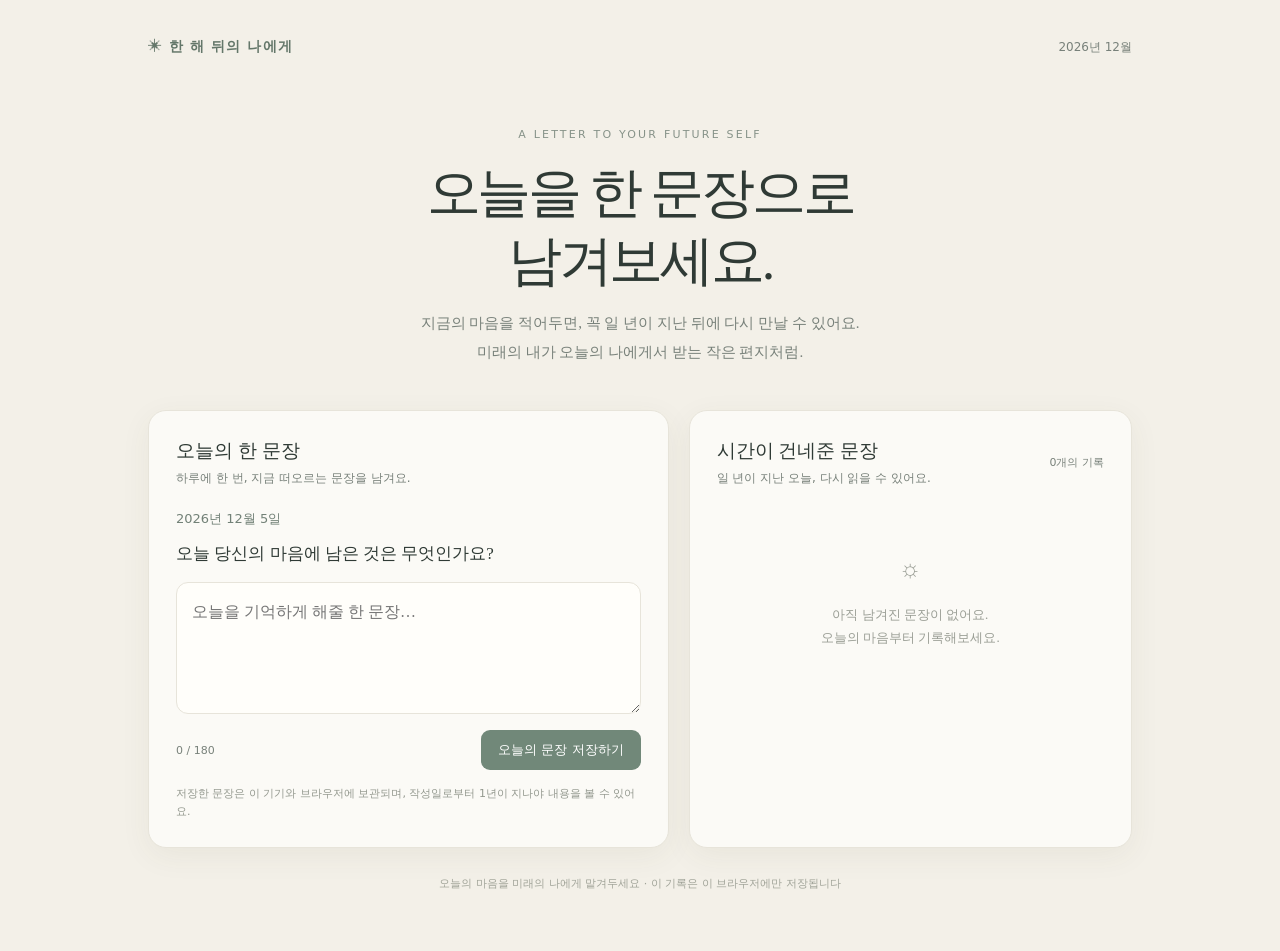
<file: index.html>
<!doctype html>
<html lang="ko"><head><meta charset="utf-8"><meta name="viewport" content="width=device-width,initial-scale=1"><meta name="theme-color" content="#f5f2ea"><title>한 해 뒤의 나에게</title><style>
:root{color-scheme:light;--ink:#2f3a35;--muted:#78817a;--paper:#fbfaf6;--green:#718879;--line:#e7e4da}*{box-sizing:border-box}body{margin:0;background:#f3f0e8;color:var(--ink);font-family:ui-serif,"Noto Serif KR",serif;min-height:100vh}.shell{max-width:1040px;margin:auto;padding:38px 28px 60px}.top{display:flex;align-items:center;justify-content:space-between}.brand{font-size:14px;letter-spacing:.12em;color:#64776a}.brand b{font-weight:600}.year{font:12px system-ui;color:var(--muted)}header{margin:72px auto 44px;max-width:650px;text-align:center}header .eyebrow{font:11px system-ui;letter-spacing:.2em;color:#879389}h1{font-size:clamp(34px,6vw,54px);font-weight:500;letter-spacing:-.06em;line-height:1.26;margin:18px 0 14px}header p{color:var(--muted);font-size:15px;line-height:1.9;margin:0}.layout{display:grid;grid-template-columns:1.08fr .92fr;gap:20px}.card{background:var(--paper);border:1px solid var(--line);border-radius:18px;padding:27px;box-shadow:0 8px 30px #484a3710}.card h2{font-size:19px;font-weight:500;margin:0 0 6px}.sub{font:12px system-ui;color:var(--muted);margin:0 0 23px}.date{font:13px system-ui;color:#728177;margin:0 0 12px}.prompt{font-size:17px;line-height:1.65;margin:0 0 14px}.field{width:100%;min-height:132px;resize:vertical;background:#fffefa;border:1px solid var(--line);border-radius:12px;padding:15px;font:16px/1.8 ui-serif,"Noto Serif KR",serif;color:var(--ink);outline:none}.field:focus{border-color:#9aac9d;box-shadow:0 0 0 3px #7188791c}.row{display:flex;align-items:center;justify-content:space-between;margin-top:12px;font:11px system-ui;color:var(--muted)}button{border:0;border-radius:9px;background:#718879;color:#fff;padding:11px 17px;font:13px system-ui;cursor:pointer}button:hover{background:#5c7062}button:disabled{opacity:.42;cursor:not-allowed}.note{font:11px/1.6 system-ui;color:#93988e;margin:15px 0 0}.list-head{display:flex;align-items:center;justify-content:space-between}.count{font:11px system-ui;color:var(--muted)}.entries{display:grid;gap:10px;margin-top:19px}.entry{border:1px solid var(--line);background:#fffefa;border-radius:12px;padding:15px}.entrytop{display:flex;justify-content:space-between;align-items:center;font:11px system-ui;color:var(--muted);margin-bottom:10px}.lock{color:#8b907c}.entrytext{font-size:14px;line-height:1.75;white-space:pre-wrap}.entry.locked .entrytext{color:#9c9e95;filter:blur(4px);user-select:none}.empty{text-align:center;padding:40px 10px;color:#9a9e95;font-size:13px;line-height:1.8}.empty span{display:block;font-size:25px;margin-bottom:12px}.foot{text-align:center;font:11px system-ui;color:#a0a398;margin:28px 0 0}@media(max-width:720px){.shell{padding:25px 17px 44px}header{margin:58px auto 35px}.layout{grid-template-columns:1fr}.card{padding:22px}}
</style></head><body><main class="shell"><div class="top"><div class="brand">✳ <b>한 해 뒤의 나에게</b></div><div class="year" id="today"></div></div><header><div class="eyebrow">A LETTER TO YOUR FUTURE SELF</div><h1>오늘을 한 문장으로<br>남겨보세요.</h1><p>지금의 마음을 적어두면, 꼭 일 년이 지난 뒤에 다시 만날 수 있어요.<br>미래의 내가 오늘의 나에게서 받는 작은 편지처럼.</p></header><section class="layout"><article class="card"><h2>오늘의 한 문장</h2><p class="sub">하루에 한 번, 지금 떠오르는 문장을 남겨요.</p><div class="date" id="entryDate"></div><p class="prompt">오늘 당신의 마음에 남은 것은 무엇인가요?</p><textarea id="sentence" class="field" maxlength="180" placeholder="오늘을 기억하게 해줄 한 문장…"></textarea><div class="row"><span id="chars">0 / 180</span><button id="save">오늘의 문장 저장하기</button></div><p class="note">저장한 문장은 이 기기와 브라우저에 보관되며, 작성일로부터 1년이 지나야 내용을 볼 수 있어요.</p></article><article class="card"><div class="list-head"><div><h2>시간이 건네준 문장</h2><p class="sub" style="margin:6px 0 0">일 년이 지난 오늘, 다시 읽을 수 있어요.</p></div><div class="count" id="count"></div></div><div class="entries" id="entries"></div></article></section><p class="foot">오늘의 마음을 미래의 나에게 맡겨두세요 · 이 기록은 이 브라우저에만 저장됩니다</p></main><script>
const KEY='one-year-diary-v1';const $=id=>document.getElementById(id);const todayISO=()=>{const d=new Date();return [d.getFullYear(),String(d.getMonth()+1).padStart(2,'0'),String(d.getDate()).padStart(2,'0')].join('-')};const fmt=s=>new Intl.DateTimeFormat('ko-KR',{dateStyle:'long'}).format(new Date(s+'T12:00:00'));const read=()=>{try{return JSON.parse(localStorage.getItem(KEY)||'[]')}catch{return []}};let day=todayISO();$('today').textContent=new Intl.DateTimeFormat('ko-KR',{year:'numeric',month:'long'}).format(new Date());$('entryDate').textContent=fmt(day);const saved=read().find(x=>x.date===day);if(saved){$('sentence').value=saved.text;$('sentence').disabled=true;$('save').textContent='오늘의 문장을 남겼어요';$('save').disabled=true}$('chars').textContent=`${$('sentence').value.length} / 180`;$('sentence').addEventListener('input',()=>$('chars').textContent=`${$('sentence').value.length} / 180`);$('save').addEventListener('click',()=>{const text=$('sentence').value.trim();if(!text){$('sentence').focus();return}const all=read();if(all.some(x=>x.date===day))return;all.push({date:day,text});localStorage.setItem(KEY,JSON.stringify(all));$('sentence').disabled=true;$('save').textContent='오늘의 문장을 남겼어요';$('save').disabled=true;render()});function render(){const all=read().sort((a,b)=>b.date.localeCompare(a.date));$('count').textContent=`${all.length}개의 기록`;$('entries').innerHTML='';if(!all.length){$('entries').innerHTML='<div class="empty"><span>☼</span>아직 남겨진 문장이 없어요.<br>오늘의 마음부터 기록해보세요.</div>';return}for(const item of all){const unlock=new Date(item.date+'T12:00:00');unlock.setFullYear(unlock.getFullYear()+1);const open=Date.now()>=unlock.getTime();const box=document.createElement('div');box.className='entry'+(open?'':' locked');const top=document.createElement('div');top.className='entrytop';const date=document.createElement('span');date.textContent=fmt(item.date);const status=document.createElement('span');status.className=open?'':'lock';status.textContent=open?'다시 만난 오늘':`🔒 ${fmt(unlock.toISOString().slice(0,10))}에 열려요`;const body=document.createElement('div');body.className='entrytext';body.textContent=item.text;top.append(date,status);box.append(top,body);$('entries').append(box)}}render();
</script></body></html>
</file>
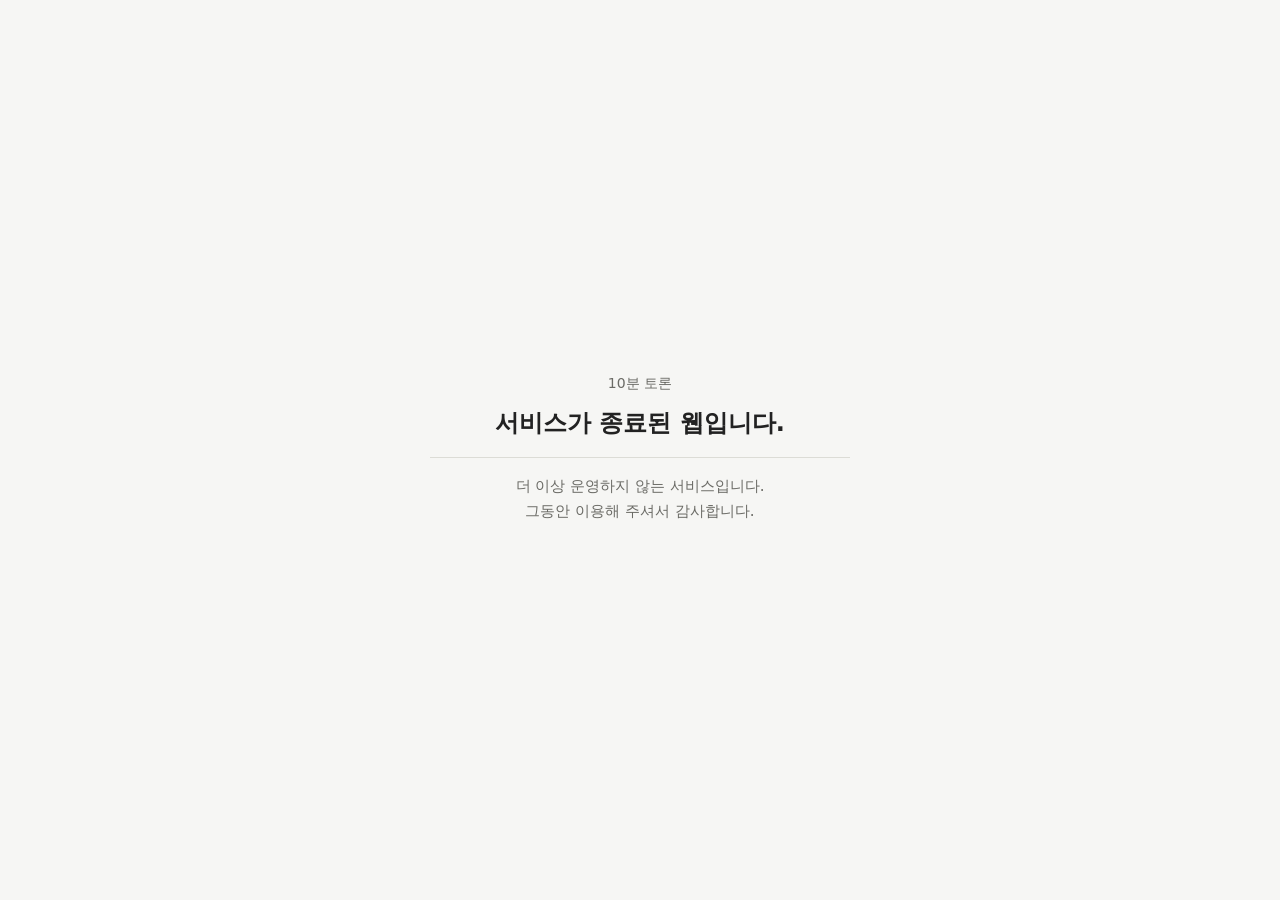
<file: ai-debate-app/index.html>
<!doctype html>
<html lang="ko">
<head>
<meta charset="utf-8">
<meta name="viewport" content="width=device-width,initial-scale=1">
<meta name="robots" content="noindex">
<title>10분 토론</title>
<style>
:root{--bg:#f6f6f4;--ink:#222;--muted:#6b6b66;--line:#dcdcd6}
@media (prefers-color-scheme:dark){:root{--bg:#1b1b1a;--ink:#ececea;--muted:#a3a39d;--line:#3a3a37}}
*{box-sizing:border-box}
html,body{height:100%}
body{margin:0;background:var(--bg);color:var(--ink);font-family:system-ui,-apple-system,"Apple SD Gothic Neo","Malgun Gothic",sans-serif;display:flex;align-items:center;justify-content:center;padding:24px 16px}
main{max-width:420px;width:100%;text-align:center}
.name{font-size:14px;color:var(--muted);margin:0 0 14px}
h1{font-size:24px;font-weight:600;line-height:1.4;margin:0 0 16px;word-break:keep-all}
p{font-size:15px;line-height:1.7;color:var(--muted);margin:0;padding-top:16px;border-top:1px solid var(--line);word-break:keep-all}
</style>
</head>
<body>
<main>
<div class="name">10분 토론</div>
<h1>서비스가 종료된 웹입니다.</h1>
<p>더 이상 운영하지 않는 서비스입니다.<br>그동안 이용해 주셔서 감사합니다.</p>
</main>
</body>
</html>
</file>
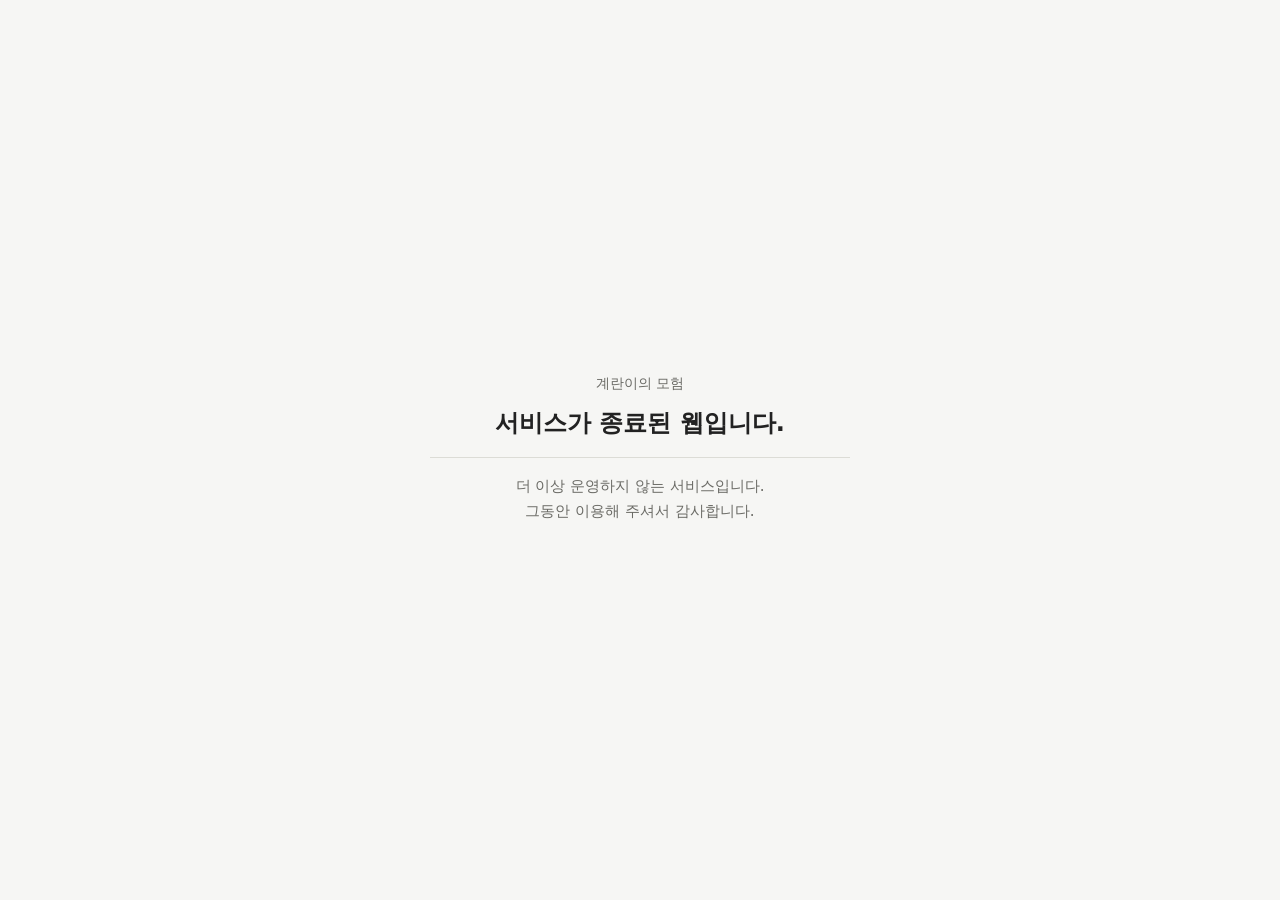
<file: Egggame/index.html>
<!doctype html>
<html lang="ko">
<head>
<meta charset="utf-8">
<meta name="viewport" content="width=device-width,initial-scale=1">
<meta name="robots" content="noindex">
<title>계란이의 모험</title>
<style>
:root{--bg:#f6f6f4;--ink:#222;--muted:#6b6b66;--line:#dcdcd6}
@media (prefers-color-scheme:dark){:root{--bg:#1b1b1a;--ink:#ececea;--muted:#a3a39d;--line:#3a3a37}}
*{box-sizing:border-box}
html,body{height:100%}
body{margin:0;background:var(--bg);color:var(--ink);font-family:system-ui,-apple-system,"Apple SD Gothic Neo","Malgun Gothic",sans-serif;display:flex;align-items:center;justify-content:center;padding:24px 16px}
main{max-width:420px;width:100%;text-align:center}
.name{font-size:14px;color:var(--muted);margin:0 0 14px}
h1{font-size:24px;font-weight:600;line-height:1.4;margin:0 0 16px;word-break:keep-all}
p{font-size:15px;line-height:1.7;color:var(--muted);margin:0;padding-top:16px;border-top:1px solid var(--line);word-break:keep-all}
</style>
</head>
<body>
<main>
<div class="name">계란이의 모험</div>
<h1>서비스가 종료된 웹입니다.</h1>
<p>더 이상 운영하지 않는 서비스입니다.<br>그동안 이용해 주셔서 감사합니다.</p>
</main>
</body>
</html>
</file>
